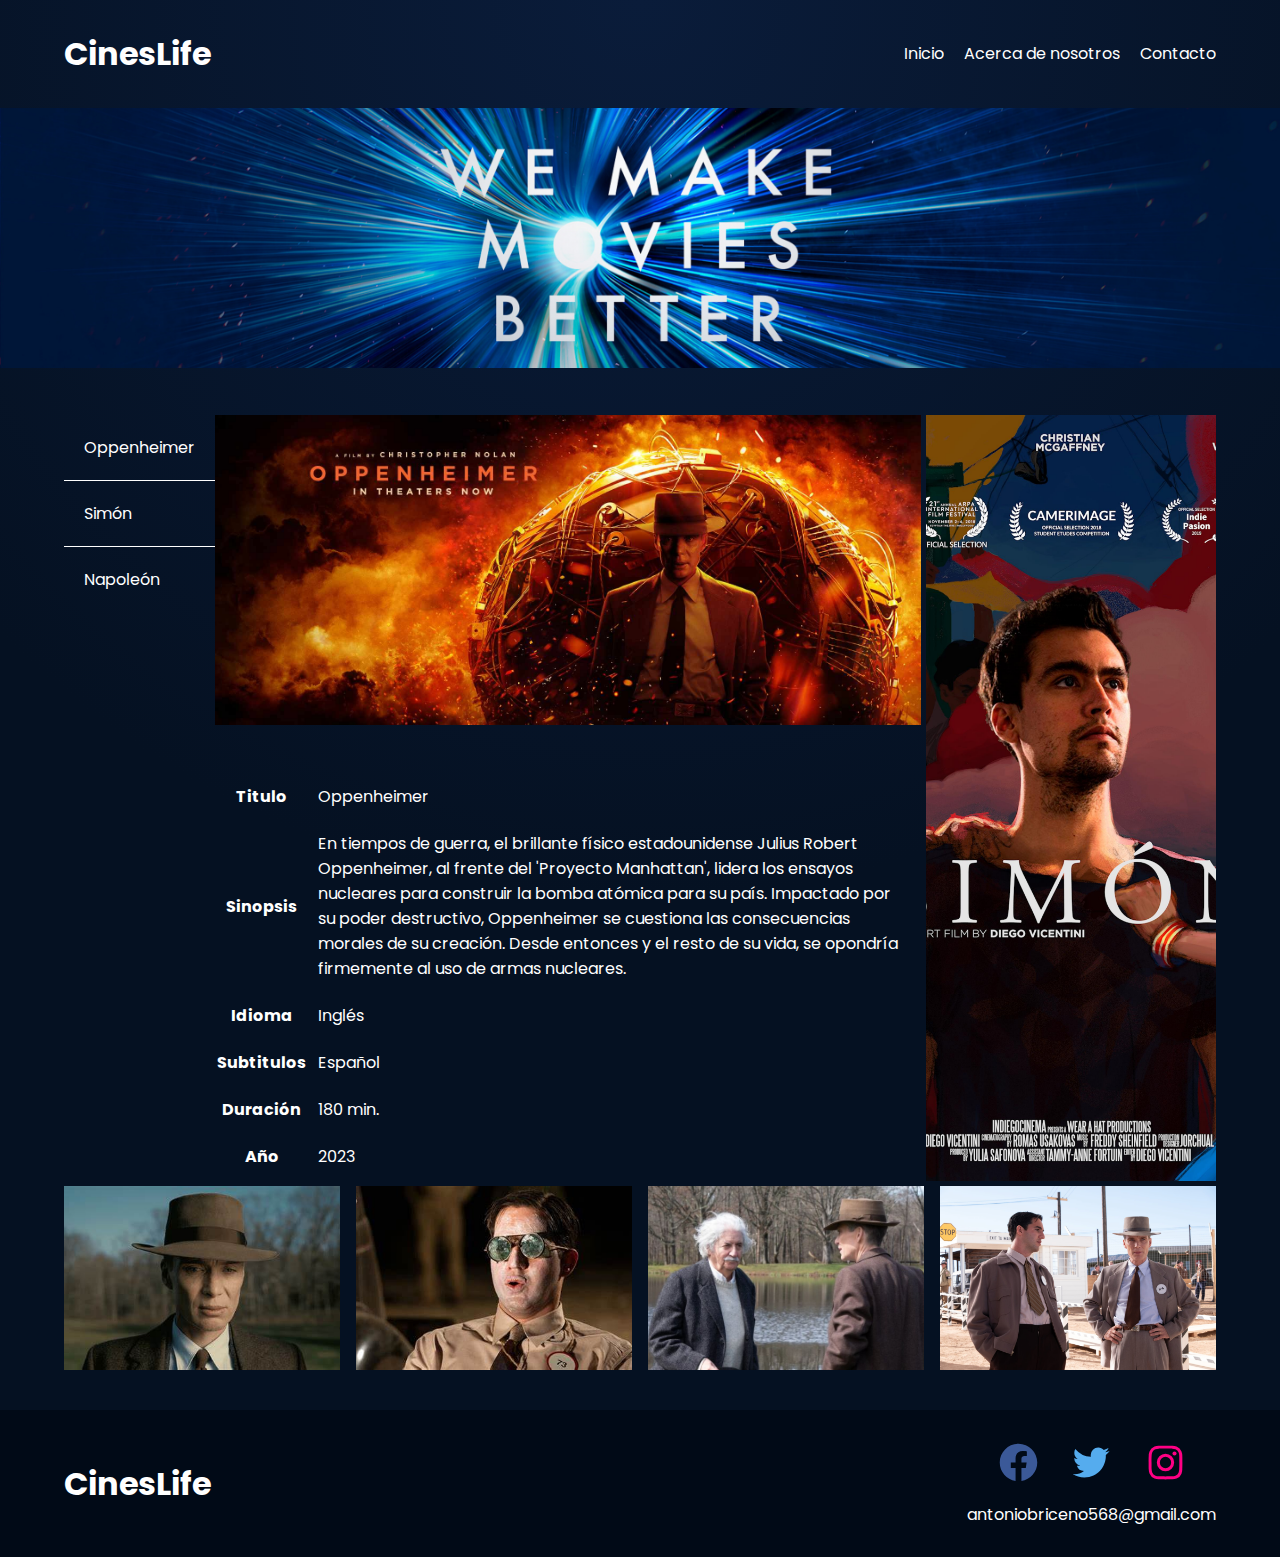
<file: index.html>
<!DOCTYPE html>
<html lang="en">
<head>
    <meta charset="UTF-8">
    <meta name="viewport" content="width=device-width, initial-scale=1.0">
    <title>CinesLife</title>
    <link rel="stylesheet" href="index.css">
</head>
<body>
    <header class="header">
        <section class="cabecera container">
            <h1 class="title">CinesLife</h1>
            <div class="cabecera__links">
                <a href="#" class="cabecera__link">Inicio</a>
                <a href="#" class="cabecera__link">Acerca de nosotros</a>
                <a href="#" class="cabecera__link">Contacto</a>
            </div>
            
        </section>

        <section class="presentacion">
            <img src="img/presentacion.jpg" alt="" class="presentacion__img">
        </section>

    </header>

    <main class="main">
        <section class="main__grid container">
            <section class="grid__principal">
                <aside class="principal__menu" id="menu">
                    <a href="index.html" class="menu__link">Oppenheimer</a>
                    <a href="simon.html" class="menu__link menu__link--border">Simón</a>
                    <a href="napoleon.html" class="menu__link">Napoleón</a>
                </aside>

                <div class="principal__movie">
                    <picture>
                        <source media="(max-width: 550px)" srcset="img/movie1/Portada1.jpeg" />
                        <img src="img/movie1/Portada.jpg" alt="" class="movie__portada">
                      </picture>
                    
                    <table class="movie__table">
                        <tr class="table__tr">
                            <th class="table__th">Titulo</th>
                            <td class="table__td">Oppenheimer</td>
                        </tr>
                        <tr class="table__tr">
                            <th class="table__th">Sinopsis</th>
                            <td class="table__td">En tiempos de guerra, el brillante físico estadounidense Julius Robert Oppenheimer, al frente del 'Proyecto Manhattan', lidera los ensayos nucleares para construir la bomba atómica para su país. Impactado por su poder destructivo, Oppenheimer se cuestiona las consecuencias morales de su creación. Desde entonces y el resto de su vida, se opondría firmemente al uso de armas nucleares. </td>
                        </tr>
                        <tr class="table__tr">
                            <th class="table__th">Idioma</th>
                            <td class="table__td">Inglés</td>
                        </tr>
                        <tr class="table__tr">
                            <th class="table__th">Subtitulos</th>
                            <td class="table__td">Español</td>
                        </tr>
                        <tr class="table__tr">
                            <th class="table__th">Duración</th>
                            <td class="table__td">180 min.</td>
                        </tr>

                        <tr class="table__tr">
                            <th class="table__th">Año</th>
                            <td class="table__td">2023</td>
                        </tr>
                    </table>
                </div>
            </section>

            <section class="grid__images">
                <img src="img/movie1/1.jpeg" alt="" class="images__img">
                <img src="img/movie1/2.jpeg" alt="" class="images__img">
                <img src="img/movie1/3.jpg" alt="" class="images__img">
                <img src="img/movie1/4.jpg" alt="" class="images__img">
            </section>

            <section class="grid__secundario">
                <a href="simon.html" class="secundario__link"><img src="img/movie2/Portada.jpg" alt="" class="secundario__img"></a>
            </section>
        </section>
    </main>

    <footer class="footer">
        <section class="footer__container container">
            <h1 class="title">CinesLife</h1>
            <div class="footer__social">
                <div class="social__links">
                    <a href="#" class="social__link"><img src="icons/facebook.svg" alt="" class="social__img"></a>
                    <a href="#" class="social__link"><img src="icons/twitter.svg" alt="" class="social__img"></a>
                    <a href="#" class="social__link"><img src="icons/instagram.svg" alt="" class="social__img"></a>
                </div>
                
                <a href="mailto:antoniobriceno568@gmail.com" class="social__correo">antoniobriceno568@gmail.com</a>
        </div>
        </section>
    </footer>
</body>
</html>
</file>
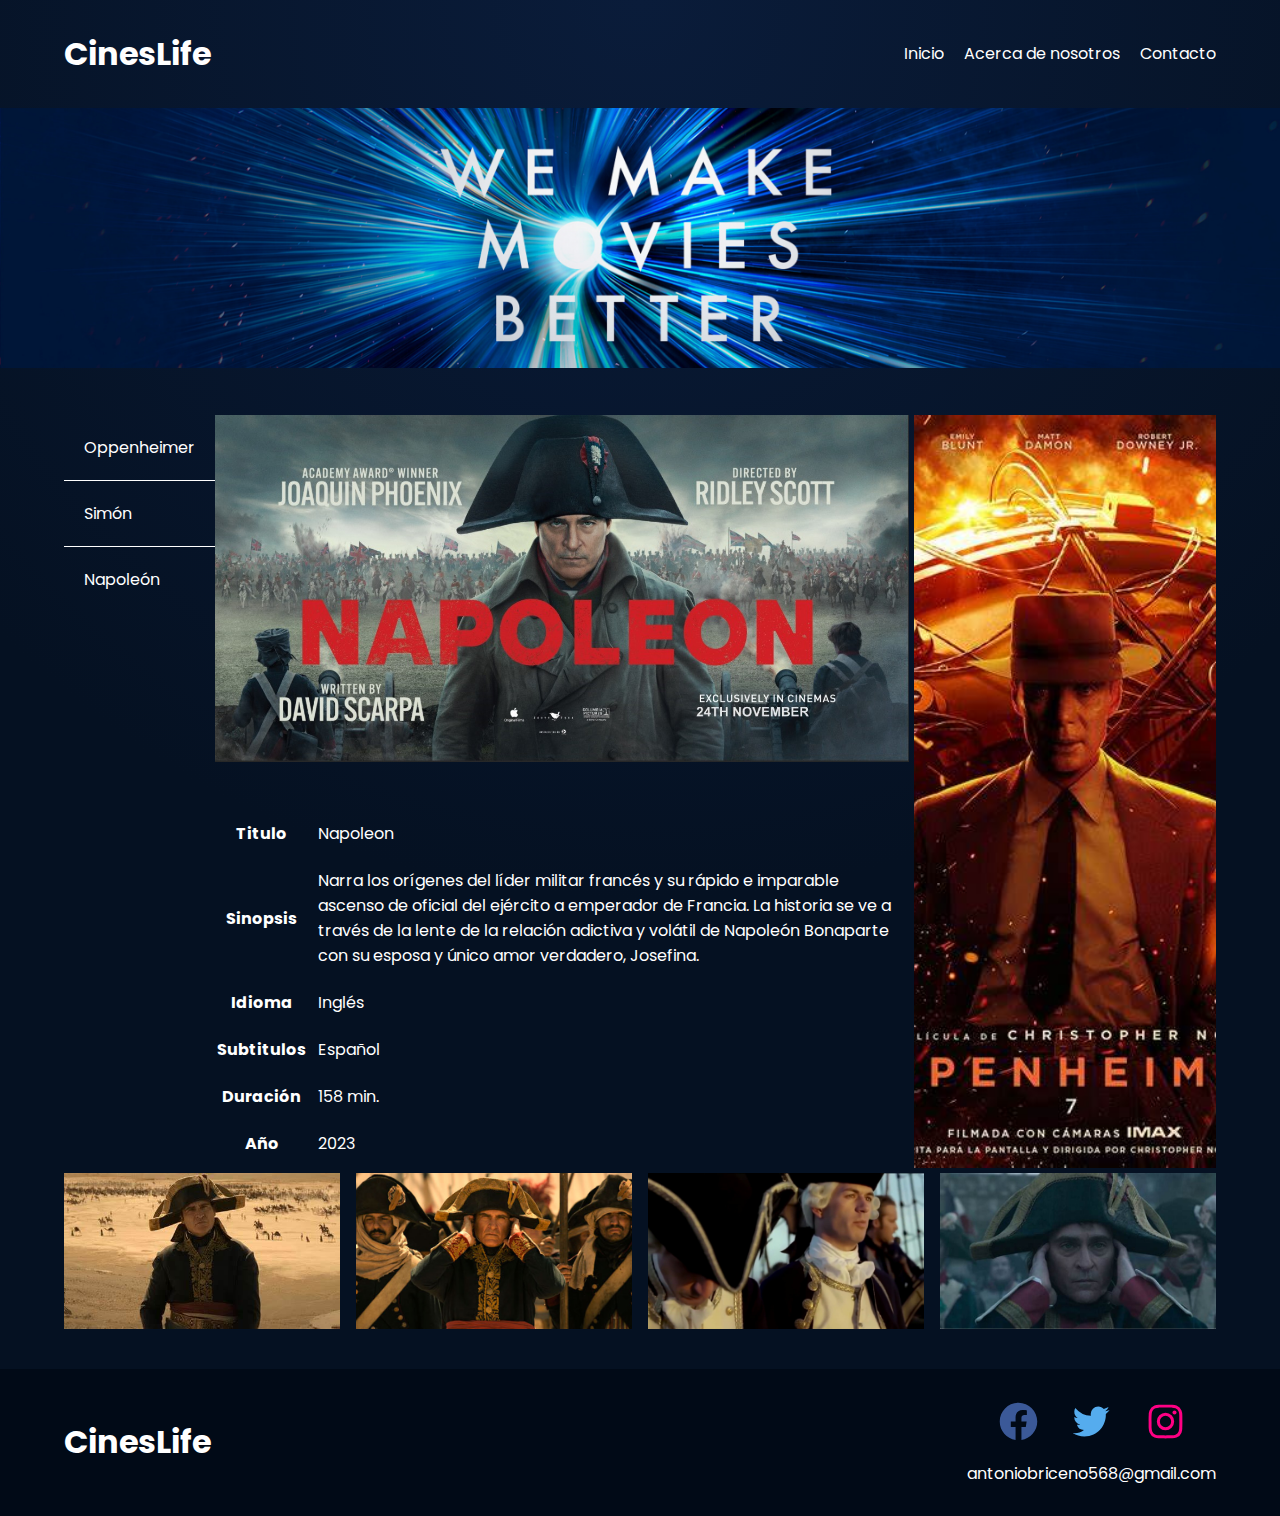
<file: napoleon.html>
<!DOCTYPE html>
<html lang="en">
<head>
    <meta charset="UTF-8">
    <meta name="viewport" content="width=device-width, initial-scale=1.0">
    <title>CinesLife</title>
    <link rel="stylesheet" href="index.css">
</head>
<body>
    <header class="header">
        <section class="cabecera container">
            <h1 class="title">CinesLife</h1>
            <div class="cabecera__links">
                <a href="#" class="cabecera__link">Inicio</a>
                <a href="#" class="cabecera__link">Acerca de nosotros</a>
                <a href="#" class="cabecera__link">Contacto</a>
            </div>
            
        </section>

        <section class="presentacion">
            <img src="img/presentacion.jpg" alt="" class="presentacion__img">
        </section>

    </header>

    <main class="main">
        <section class="main__grid container">
            <section class="grid__principal">
                <aside class="principal__menu" id="menu">
                    <a href="index.html" class="menu__link">Oppenheimer</a>
                    <a href="simon.html" class="menu__link menu__link--border">Simón</a>
                    <a href="napoleon.html" class="menu__link">Napoleón</a>
                </aside>

                <div class="principal__movie">
                    <picture>
                        <source media="(max-width: 550px)" srcset="img/movie3/portada.jpeg" />
                        <img src="img/movie3/Portada1.jpg" alt="" class="movie__portada">
                      </picture>
                   
                    <table class="movie__table">
                        <tr class="table__tr">
                            <th class="table__th">Titulo</th>
                            <td class="table__td">Napoleon</td>
                        </tr>
                        <tr class="table__tr">
                            <th class="table__th">Sinopsis</th>
                            <td class="table__td">Narra los orígenes del líder militar francés y su rápido e imparable ascenso de oficial del ejército a emperador de Francia. La historia se ve a través de la lente de la relación adictiva y volátil de Napoleón Bonaparte con su esposa y único amor verdadero, Josefina.  </td>
                        </tr>
                        <tr class="table__tr">
                            <th class="table__th">Idioma</th>
                            <td class="table__td">Inglés</td>
                        </tr>
                        <tr class="table__tr">
                            <th class="table__th">Subtitulos</th>
                            <td class="table__td">Español</td>
                        </tr>
                        <tr class="table__tr">
                            <th class="table__th">Duración</th>
                            <td class="table__td">158 min.</td>
                        </tr>

                        <tr class="table__tr">
                            <th class="table__th">Año</th>
                            <td class="table__td">2023</td>
                        </tr>
                    </table>
                </div>
            </section>

            <section class="grid__images">
                <img src="img/movie3/1.jpeg" alt="" class="images__img">
                <img src="img/movie3/2.jpeg" alt="" class="images__img">
                <img src="img/movie3/3.jpg" alt="" class="images__img">
                <img src="img/movie3/4.jpeg" alt="" class="images__img">
            </section>

            <section class="grid__secundario">
                <a href="index.html" class="secundario__link"><img src="img/movie1/Portada1.jpeg" alt="" class="secundario__img"></a>
            </section>
        </section>
    </main>

    <footer class="footer">
        <section class="footer__container container">
            <h1 class="title">CinesLife</h1>
            <div class="footer__social">
                <div class="social__links">
                    <a href="#" class="social__link"><img src="icons/facebook.svg" alt="" class="social__img"></a>
                    <a href="#" class="social__link"><img src="icons/twitter.svg" alt="" class="social__img"></a>
                    <a href="#" class="social__link"><img src="icons/instagram.svg" alt="" class="social__img"></a>
                </div>
                
                <a href="mailto:antoniobriceno568@gmail.com" class="social__correo">antoniobriceno568@gmail.com</a>
        </div>
        </section>
    </footer>
</body>
</html>
</file>
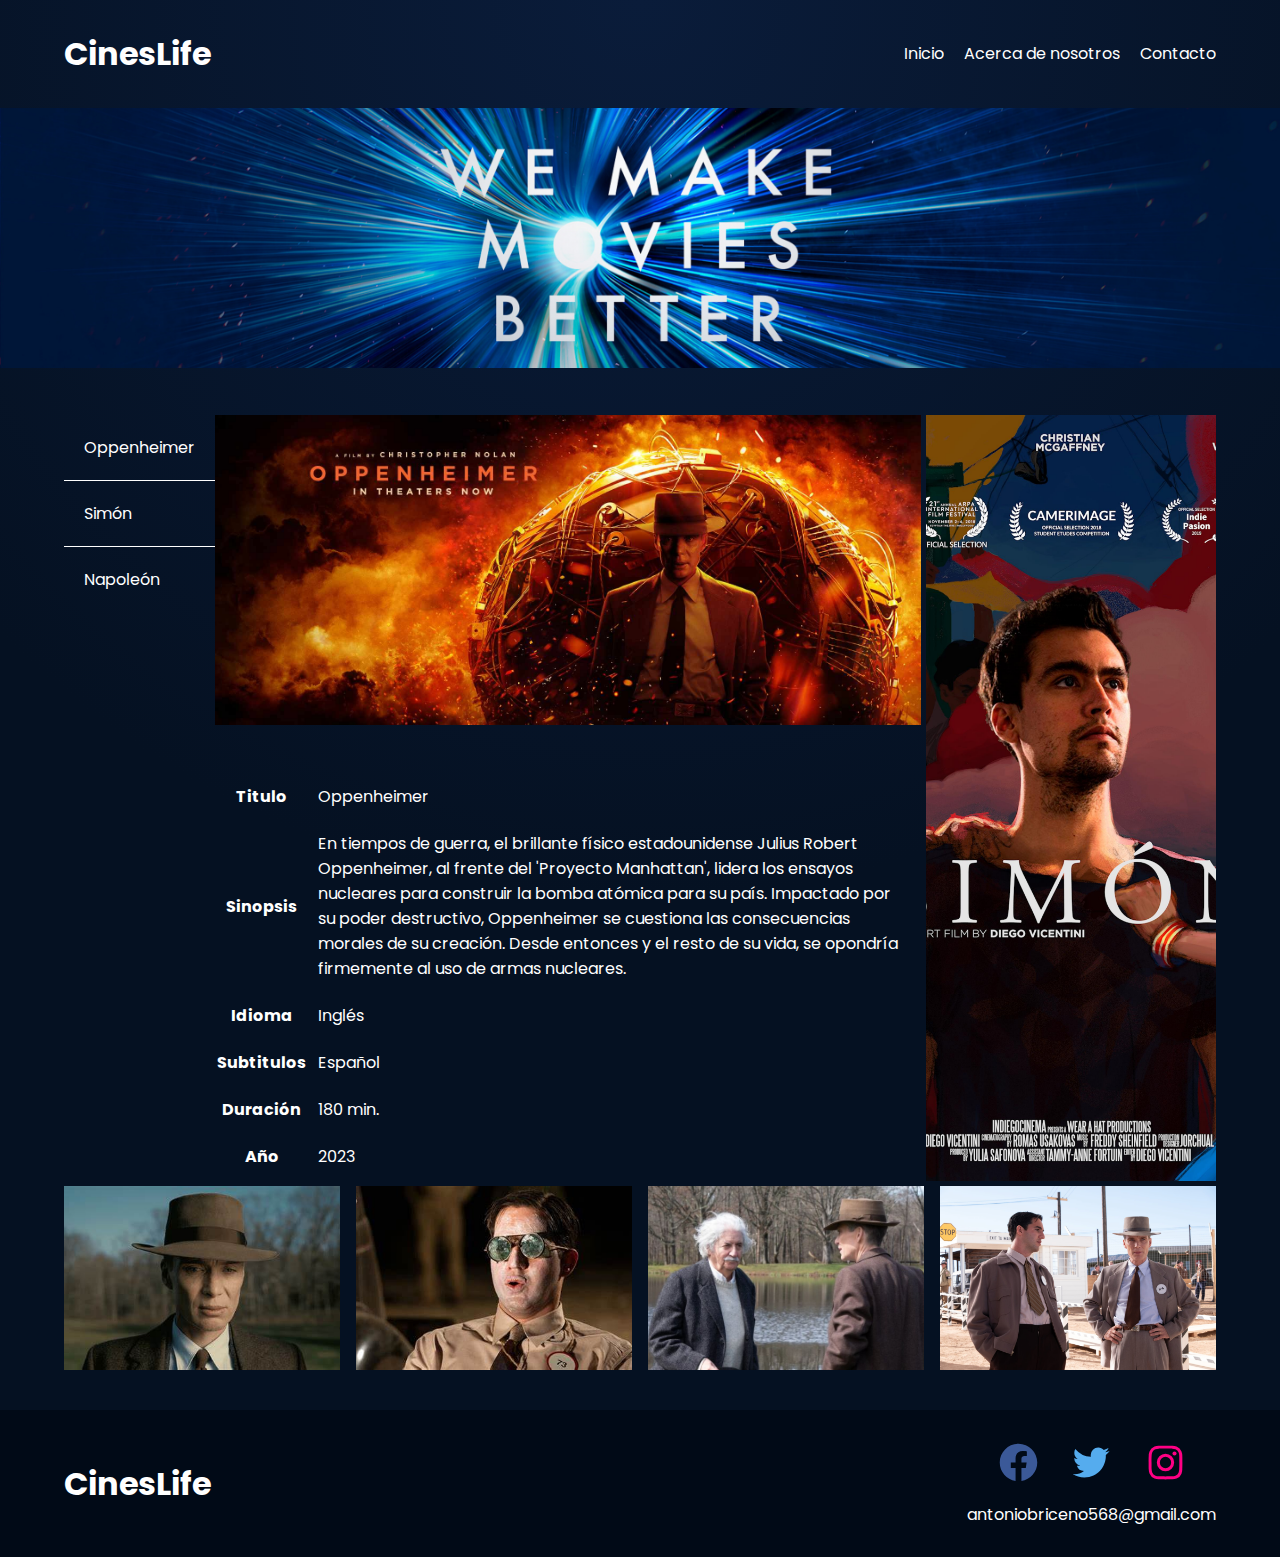
<file: oppenheimer.html>
<!DOCTYPE html>
<html lang="en">
<head>
    <meta charset="UTF-8">
    <meta name="viewport" content="width=device-width, initial-scale=1.0">
    <title>CinesLife</title>
    <link rel="stylesheet" href="index.css">
</head>
<body>
    <header class="header">
        <section class="cabecera container">
            <h1 class="title">CinesLife</h1>
            <div class="cabecera__links">
                <a href="#" class="cabecera__link">Inicio</a>
                <a href="#" class="cabecera__link">Acerca de nosotros</a>
                <a href="#" class="cabecera__link">Contacto</a>
            </div>
            
        </section>

        <section class="presentacion">
            <img src="img/presentacion.jpg" alt="" class="presentacion__img">
        </section>

    </header>

    <main class="main">
        <section class="main__grid container">
            <section class="grid__principal">
                <aside class="principal__menu" id="menu">
                    <a href="oppenheimer.html" class="menu__link">Oppenheimer</a>
                    <a href="simon.html" class="menu__link menu__link--border">Simón</a>
                    <a href="napoleon.html" class="menu__link">Napoleón</a>
                </aside>

                <div class="principal__movie">
                    <picture>
                        <source media="(max-width: 550px)" srcset="img/movie1/Portada1.jpeg" />
                        <img src="img/movie1/Portada.jpg" alt="" class="movie__portada">
                      </picture>
                    
                    <table class="movie__table">
                        <tr class="table__tr">
                            <th class="table__th">Titulo</th>
                            <td class="table__td">Oppenheimer</td>
                        </tr>
                        <tr class="table__tr">
                            <th class="table__th">Sinopsis</th>
                            <td class="table__td">En tiempos de guerra, el brillante físico estadounidense Julius Robert Oppenheimer, al frente del 'Proyecto Manhattan', lidera los ensayos nucleares para construir la bomba atómica para su país. Impactado por su poder destructivo, Oppenheimer se cuestiona las consecuencias morales de su creación. Desde entonces y el resto de su vida, se opondría firmemente al uso de armas nucleares. </td>
                        </tr>
                        <tr class="table__tr">
                            <th class="table__th">Idioma</th>
                            <td class="table__td">Inglés</td>
                        </tr>
                        <tr class="table__tr">
                            <th class="table__th">Subtitulos</th>
                            <td class="table__td">Español</td>
                        </tr>
                        <tr class="table__tr">
                            <th class="table__th">Duración</th>
                            <td class="table__td">180 min.</td>
                        </tr>

                        <tr class="table__tr">
                            <th class="table__th">Año</th>
                            <td class="table__td">2023</td>
                        </tr>
                    </table>
                </div>
            </section>

            <section class="grid__images">
                <img src="img/movie1/1.jpeg" alt="" class="images__img">
                <img src="img/movie1/2.jpeg" alt="" class="images__img">
                <img src="img/movie1/3.jpg" alt="" class="images__img">
                <img src="img/movie1/4.jpg" alt="" class="images__img">
            </section>

            <section class="grid__secundario">
                <a href="simon.html" class="secundario__link"><img src="img/movie2/Portada.jpg" alt="" class="secundario__img"></a>
            </section>
        </section>
    </main>

    <footer class="footer">
        <section class="footer__container container">
            <h1 class="title">CinesLife</h1>
            <div class="footer__social">
                <div class="social__links">
                    <a href="#" class="social__link"><img src="icons/facebook.svg" alt="" class="social__img"></a>
                    <a href="#" class="social__link"><img src="icons/twitter.svg" alt="" class="social__img"></a>
                    <a href="#" class="social__link"><img src="icons/instagram.svg" alt="" class="social__img"></a>
                </div>
                
                <a href="mailto:antoniobriceno568@gmail.com" class="social__correo">antoniobriceno568@gmail.com</a>
        </div>
        </section>
    </footer>
</body>
</html>
</file>
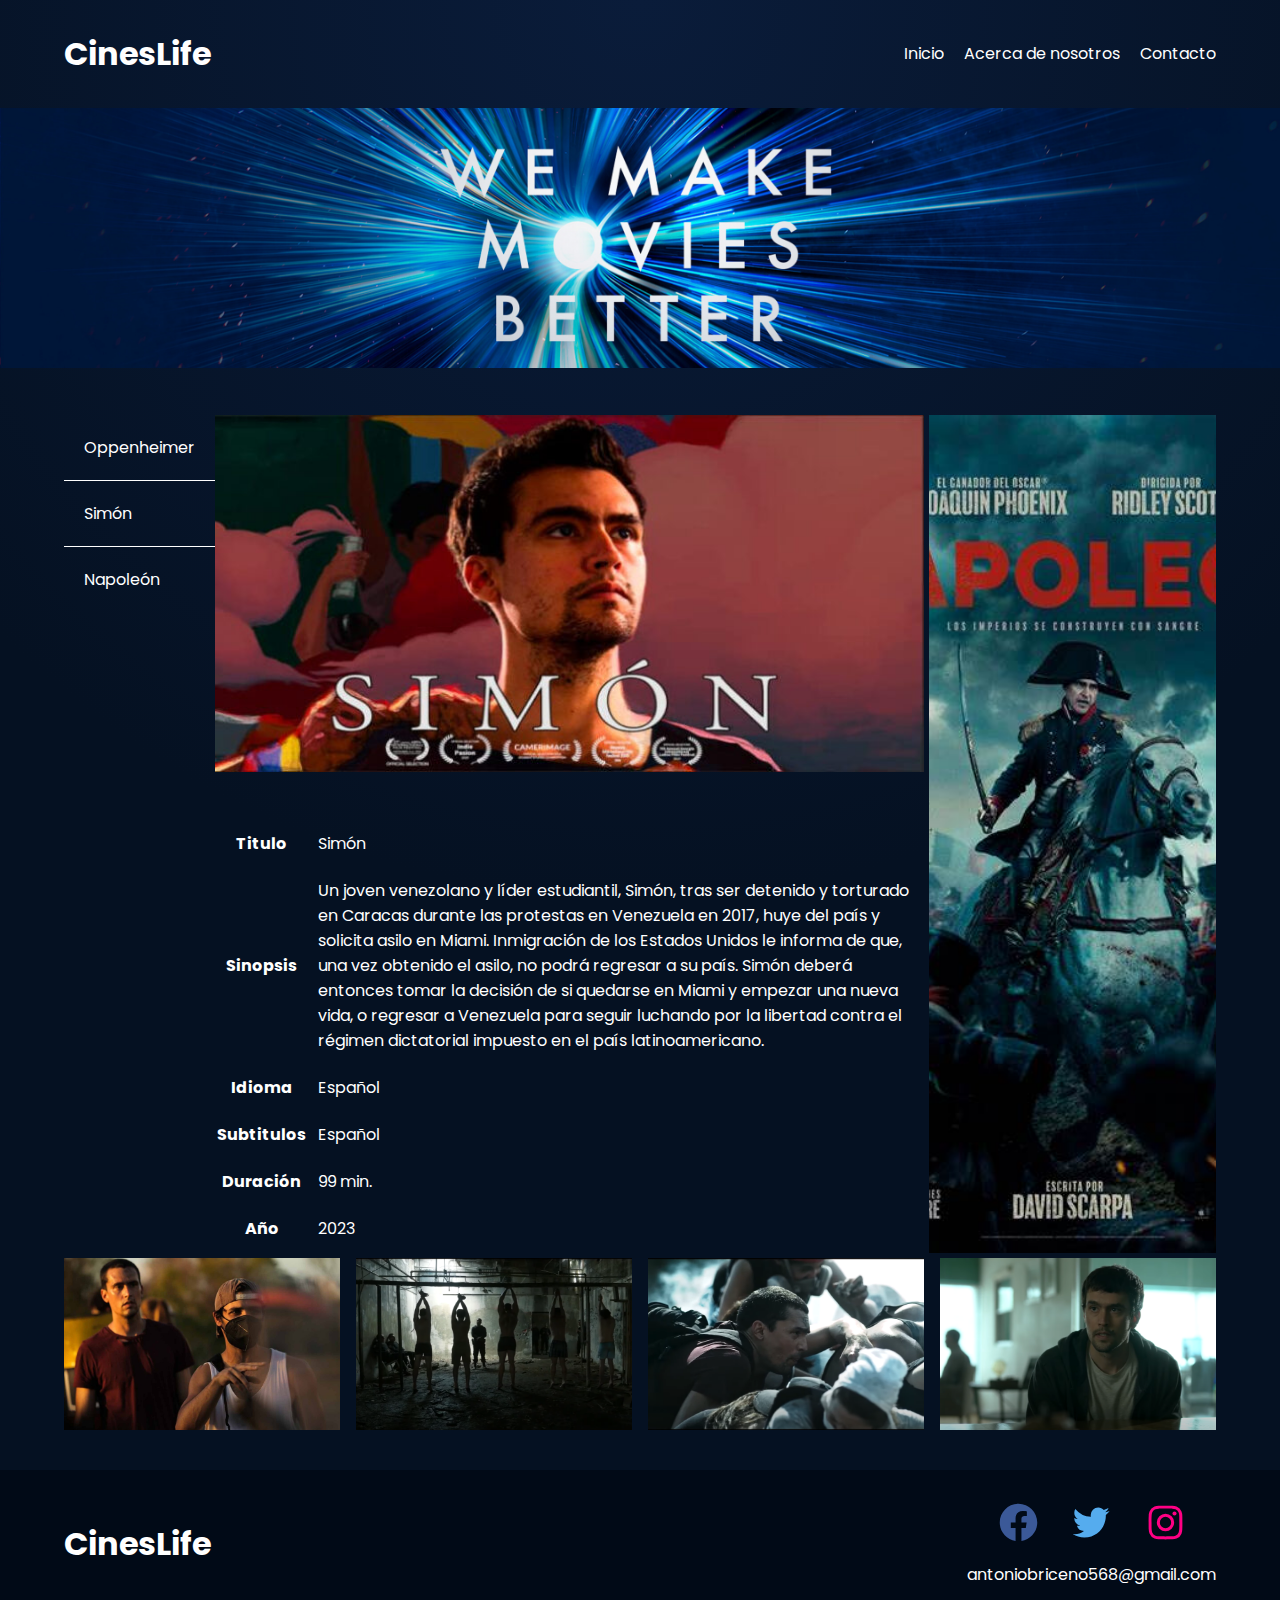
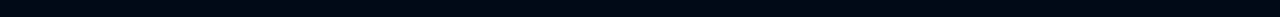
<file: simon.html>
<!DOCTYPE html>
<html lang="en">
<head>
    <meta charset="UTF-8">
    <meta name="viewport" content="width=device-width, initial-scale=1.0">
    <title>CinesLife</title>
    <link rel="stylesheet" href="index.css">
</head>
<body>
    <header class="header">
        <section class="cabecera container">
            <h1 class="title">CinesLife</h1>
            <div class="cabecera__links">
                <a href="#" class="cabecera__link">Inicio</a>
                <a href="#" class="cabecera__link">Acerca de nosotros</a>
                <a href="#" class="cabecera__link">Contacto</a>
            </div>
            
        </section>

        <section class="presentacion">
            <img src="img/presentacion.jpg" alt="" class="presentacion__img">
        </section>

    </header>

    <main class="main">
        <section class="main__grid container">
            <section class="grid__principal">
                <aside class="principal__menu" id="menu">
                    <a href="oppenheimer.html" class="menu__link">Oppenheimer</a>
                    <a href="simon.html" class="menu__link menu__link--border">Simón</a>
                    <a href="napoleon.html" class="menu__link">Napoleón</a>
                </aside>

                <div class="principal__movie">
                    <picture>
                        <source media="(max-width: 550px)" srcset="img/movie2/Portada.jpg" />
                        <img src="img/movie2/Portada1.jpg" alt="" class="movie__portada">
                      </picture>
                    
                    <table class="movie__table">
                        <tr class="table__tr">
                            <th class="table__th">Titulo</th>
                            <td class="table__td">Simón</td>
                        </tr>
                        <tr class="table__tr">
                            <th class="table__th">Sinopsis</th>
                            <td class="table__td">Un joven venezolano y líder estudiantil, Simón, tras ser detenido y torturado en Caracas durante las protestas en Venezuela en 2017, huye del país y solicita asilo en Miami. Inmigración de los Estados Unidos le informa de que, una vez obtenido el asilo, no podrá regresar a su país. Simón deberá entonces tomar la decisión de si quedarse en Miami y empezar una nueva vida, o regresar a Venezuela para seguir luchando por la libertad contra el régimen dictatorial impuesto en el país latinoamericano. </td>
                        </tr>
                        <tr class="table__tr">
                            <th class="table__th">Idioma</th>
                            <td class="table__td">Español</td>
                        </tr>
                        <tr class="table__tr">
                            <th class="table__th">Subtitulos</th>
                            <td class="table__td">Español</td>
                        </tr>
                        <tr class="table__tr">
                            <th class="table__th">Duración</th>
                            <td class="table__td">99 min.</td>
                        </tr>

                        <tr class="table__tr">
                            <th class="table__th">Año</th>
                            <td class="table__td">2023</td>
                        </tr>
                    </table>
                </div>
            </section>

            <section class="grid__images">
                <img src="img/movie2/1.jpg" alt="" class="images__img">
                <img src="img/movie2/2.PNG" alt="" class="images__img">
                <img src="img/movie2/3.PNG" alt="" class="images__img">
                <img src="img/movie2/4.PNG" alt="" class="images__img">
            </section>

            <section class="grid__secundario">
                <a href="napoleon.html" class="secundario__link"><img src="img/movie3/portada.jpeg" alt="" class="secundario__img"></a>
            </section>
        </section>
    </main>

    <footer class="footer">
        <section class="footer__container container">
            <h1 class="title">CinesLife</h1>
            <div class="footer__social">
                <div class="social__links">
                    <a href="#" class="social__link"><img src="icons/facebook.svg" alt="" class="social__img"></a>
                    <a href="#" class="social__link"><img src="icons/twitter.svg" alt="" class="social__img"></a>
                    <a href="#" class="social__link"><img src="icons/instagram.svg" alt="" class="social__img"></a>
                </div>
                
                <a href="mailto:antoniobriceno568@gmail.com" class="social__correo">antoniobriceno568@gmail.com</a>
        </div>
        </section>
    </footer>
</body>
</html>
</file>
<file: index.css>
@import url('https://fonts.googleapis.com/css2?family=Poppins:wght@300;400;700&display=swap');
*{
    box-sizing: border-box;
    margin: 0;
    padding: 0;
}
/*Le damos estilos al body usando un radial gradient para darle una mejor apariencia al background
tambien se importó la font-family de Poppins para tener una mejor tipografìa*/
body{   
    min-height: 100vh;
    background: radial-gradient(circle at center top,rgb(10,28,58) 0px,rgb(5,17,34) 900px,rgb(5,17,34));
    color: white;
    font-family: 'Poppins', sans-serif;
}

/*Creamos un contenedor generico que será usado en diferentes elementos*/
.container{
    width: 90%;
    margin: 0 auto;
}

/*HEADER*/
/*Estilos para la cabecera usando flexbox aplicando las propiedades para que pueda adaptarse diferentes anchos de viewport*/
.cabecera{
    display: flex;
    align-items: center;
    justify-content: space-between;
    padding: 30px 0;
    flex-wrap: wrap;
}

.title{
    font-size: 2rem;
}

.cabecera__links{
    display: flex;
    gap: 20px;
    flex-wrap: wrap;
}

/*le damos un overflow hidden para que lo que salga no se muestre*/
.cabecera__link{
    text-decoration: none;
    color: white;
    transition: .3s ease;
    overflow: hidden;
}
/*Usamos un after en el elemento cabecera__link para crear una linea abajo del texto,
gracias al overflow hidden y transform: translateX(-100%); el elemento se oculta a la izquierda
*/
.cabecera__link::after{
    content: "";
    display: block;
    width: 100%;
    height: 2px;
    background-color: steelblue;
    transform: translateX(-100%);
    transition: .3s ease;
}

/*Hacemos que la linea se muestre cuando se pasa el ratón sobre el elemento, gracias al
transition declarado anteriormente este nos crea una interesante animación
*/

.cabecera__link:hover::after{
    content: "";
    transform: translateX(0);
}
/*Se usa una imagen para la presentacion con un object-fit cover, de este modo la imagen no se deforma*/
.presentacion__img{
    width: 100%;
    height: 260px;
    object-fit: cover;
}

/*FIN HEADER*/

/*MAIN*/

.main{
    margin: 40px auto;
}

/*empleamos el display grid para crear el layot del main, creamos las filas y las columnas con las
grid-template-areas, asi le damos una apariencia visual similar a la estructura proporcionada para
la realización del ejercicio. Cada una de los nombres de areas serán empleados en los contenedores de 
las secciones correspondientes
*/
.main__grid{
    display: grid;
    grid-template-areas: 
    "pri pri pri pri pri sec sec sec"
    "pri pri pri pri pri sec sec sec"
    "pri pri pri pri pri sec sec sec"
    "pri pri pri pri pri sec sec sec"
    "img img img img img img img img"    
;
gap: 5px;
}

.grid__principal{
    grid-area: pri;
    display: flex;
}

.principal__movie{
    display: flex;
    flex-direction: column;
    gap: 40px;
}

.movie__portada{
    width: 100% ;
    object-fit: cover;
}

.table__td{
    padding: 10px;
}

.principal__menu{
    display: flex;
    flex-direction: column;
    flex-wrap: wrap;
}

.menu__link{
    text-decoration: none;
    color: white;
    padding: 20px;
    transition: .3s ease;
}

.menu__link:hover{
    color: steelblue;
}

/*Le damos unos bordes arriba y abajo al link central para darle una apariencia visual que
denote al usuario que son links*/
.menu__link--border{
    border-top: 1.5px solid white;
    border-bottom: 1.5px solid white;
}

/*Para las imagenes de abajo gracias al flexbox le damos un espaciado equitativo con el primer y el ultimo 
elemento pegado a sus esquinas*/
.grid__images{
    display: flex;
    grid-area: img;
    justify-content: space-between;
}

.images__img{
    width: 24%;
    object-fit: cover;
}

.grid__secundario{
    grid-area: sec;
}

.secundario__img{
    width: 100%;
    height: 100%;
    object-fit: cover;
}

/*FIN MAIN*/

/*FOOTER*/
.footer{
    background-color: rgb(1, 10, 23);
    padding: 30px 0;
}

.footer__container{
    display: flex;
    justify-content: space-between;
    align-items: center;
    flex-wrap: wrap;
    gap: 10px;
}

.social__links{
    display: flex;
    justify-content: space-evenly;
    flex-wrap: wrap;
    margin-bottom: 10px;
}

.social__correo{
    text-decoration: none;
    color: white;
    transition: .3s ease;
}

.social__correo:hover{
    color: steelblue;
}

/*FIN FOOTER*/

@media(max-width: 900px){
    .main__grid{
        display: grid;
        grid-template-areas: 
        "pri pri pri sec sec sec sec sec"
        "pri pri pri sec sec sec sec sec"
        "pri pri pri sec sec sec sec sec"
        "pri pri pri sec sec sec sec sec"
        "img img img img img img img img"    
    ;
    gap: 5px;
    }
    .grid__principal{
        flex-direction: column;
    }

    .principal__menu{
        flex-direction: row;
        justify-content: space-evenly;
    }

    .menu__link--border{
        border-top:unset;
        border-bottom: unset;
        border-left: 1.5px solid white;
        border-right: 1.5px solid white;
    }
}

@media(max-width: 700px){
    .main__grid{
        display: flex;
        flex-direction: column;
    gap: 10px;
    }

    .grid__images{
        display: flex;
        flex-direction: row;
        gap: 10px;
        flex-wrap: wrap;
        
    }

    .images__img{
        width: 100%;
        object-fit: cover;
    }

    

    .secundario__img{
        width: 100%;
        height: 500px;
        object-fit: contain;
        align-self: center;
    }
}

@media(max-width: 550px){
    .cabecera{
        flex-direction: column;
    }

    .cabecera__links{
        justify-content: center;
    }

    .principal__menu{
        justify-content: center;
    }

    .footer__container{
        flex-direction: column;
    }
}
</file>
